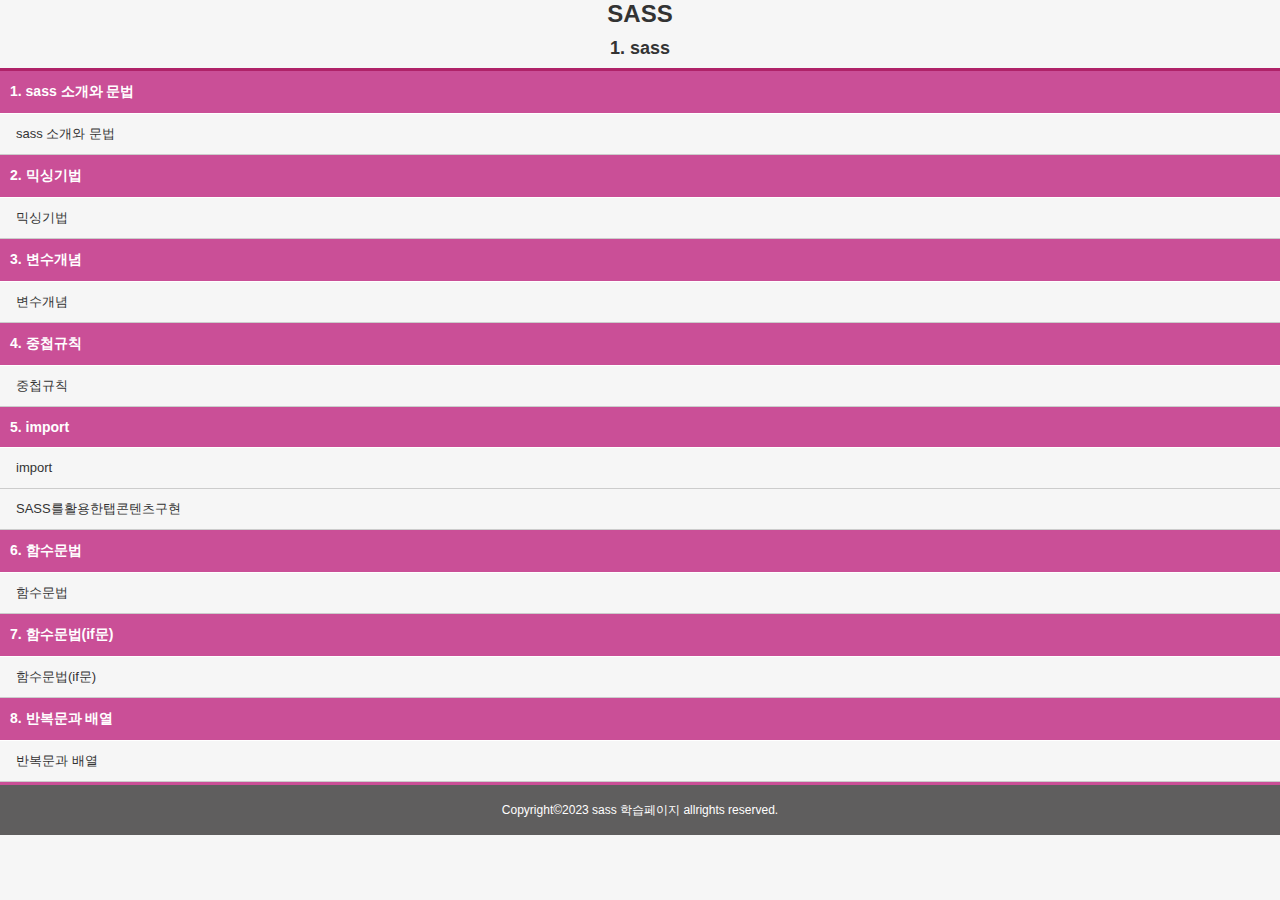
<file: index.html>
<!doctype html>
<html lang="ko">
    <head>
      <meta charset="utf-8">
      <meta name="viewport" content="width=device-width, initial-scale=1">
      <title>SASS</title>
      <style>
        *{margin:0px;padding:0px;}
        body{
          font-family: "맑은 고딕",arial,sans-serif;
          font-size:12px;
          color:#333333;
          background:rgb(246, 246, 246);
        }
        h1, h2{ text-align:center;}
        h1 img{width:160px;}
        h2{line-height:40px;}

        /* 테두리 선 */
        .border01{
          border-top:3px solid #af2268;
          border-bottom:3px solid #ca4f97;
        }
        /* 제목 배경 */
        .bgcolor01{background:#ca4f97;}
        dl{text-indent:10px;}
        dt{
          font-size:14px;
          color:#fff;
          padding:12px 0px;
          font-weight: bold;
          border-bottom:1px solid #ffffff;
        }
        dd{ 
          border-bottom:1px solid #cccccc;
          text-indent:16px;
        }
        dd > a{
          display:block;
          font-size:13px;
          line-height:40px;
          color:#333333;
          text-decoration:none;
        }
        dd > a:hover{
          background-color:rgb(245, 220, 238);
        }
        footer{
          background-color:#5f5e5e;
          color:#ffffff;
          text-align:center;
          line-height:50px;
        }
        footer > address{font-style:normal;}
      </style>
    </head>
    <body>
      <header>
      <h1>SASS</h1>
      </header>

      <main>
        <h2>1. sass</h2>
        <section class="border01">
          <dl>
            <dt class="bgcolor01">1. sass 소개와 문법</dt>
            <dd><a href="./0424_sass/01_sass소개와 문법.html" title="sass 소개와 문법">sass 소개와 문법</a></dd>
          </dl>
          <dl>
            <dt class="bgcolor01">2. 믹싱기법</dt>
            <dd><a href="./0424_sass/02_sass문법-믹싱기법.html" title="믹싱기법">믹싱기법</a></dd>
          </dl>
          <dl>
            <dt class="bgcolor01">3. 변수개념</dt>
            <dd><a href="./0425/01_sass_변수개념.html" title="변수개념">변수개념</a></dd>
          </dl>
          <dl>
            <dt class="bgcolor01">4. 중첩규칙</dt>
            <dd><a href="./0425/02_sass_중첩규칙.html" title="중첩규칙">중첩규칙</a></dd>
          </dl>
          <dl>
            <dt class="bgcolor01">5. import</dt>
            <dd><a href="./0425/03_sass_import.html" title="import">import</a></dd>
            <dd><a href="./0425/03_SASS를활용한탭콘텐츠구현.html" title="SASS를활용한탭콘텐츠구현">SASS를활용한탭콘텐츠구현</a></dd>
          </dl>
          <dl>
            <dt class="bgcolor01">6. 함수문법</dt>
            <dd><a href="./0426/01_sass_함수문법.html" title="함수문법">함수문법</a></dd>
          </dl>
          <dl>
            <dt class="bgcolor01">7. 함수문법(if문)</dt>
            <dd><a href="./0426/02_sass_함수문법(if문).html" title="함수문법(if문)">함수문법(if문)</a></dd>
          </dl>
          <dl>
            <dt class="bgcolor01">8. 반복문과 배열</dt>
            <dd><a href="./0426/03_sass_함수문법(반복문과 배열).html" title="반복문과 배열">반복문과 배열</a></dd>
          </dl>
          </section>
        </section>
      </main>

      <footer>
        <address>Copyright&copy;2023 sass 학습페이지 allrights reserved.</address>
      </footer>
    </body>
</html>
</file>
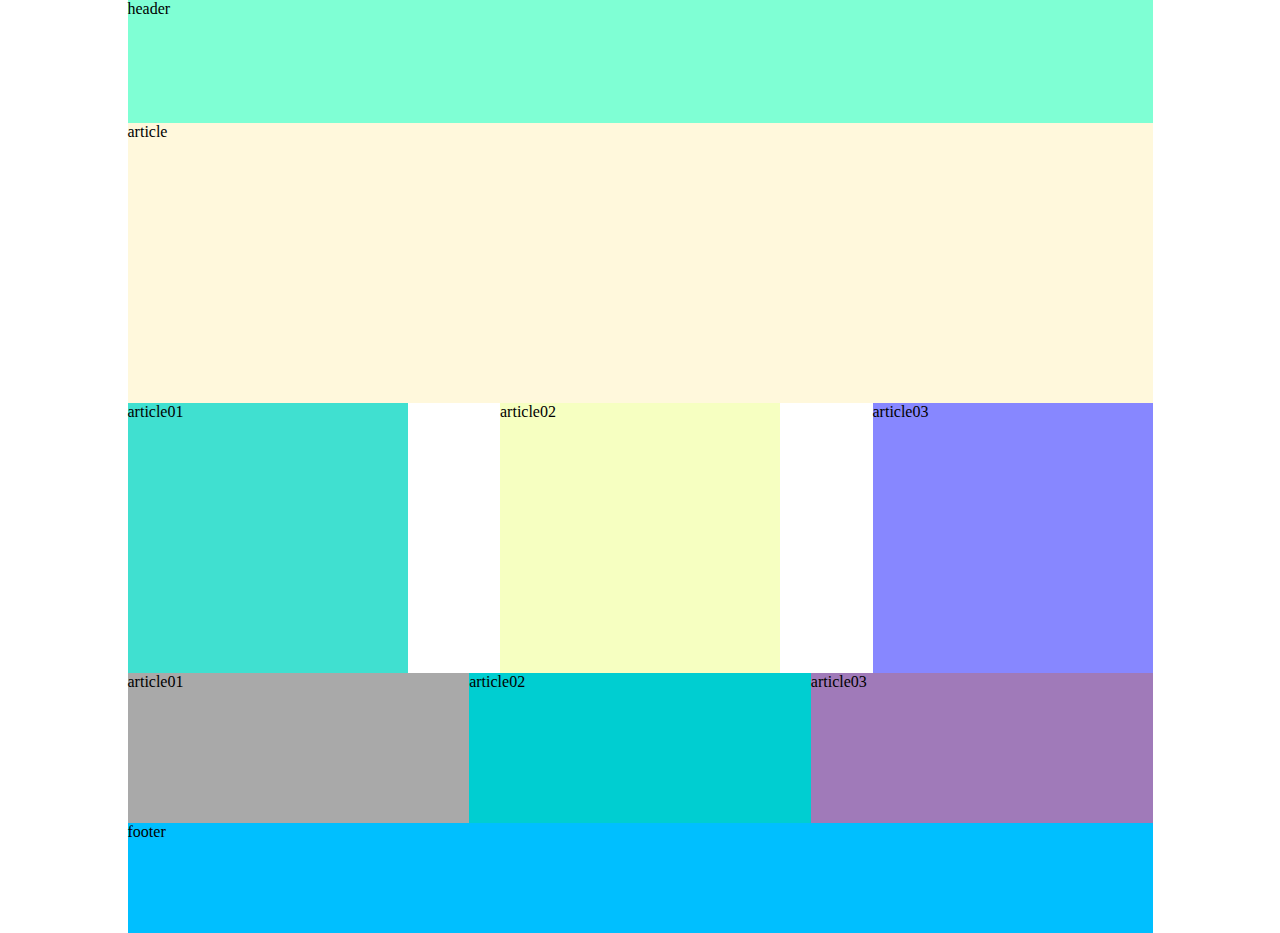
<file: 0426/index.html>
<!DOCTYPE html>
<html lang="ko">
  <head>
    <meta charset="UTF-8" />
    <meta http-equiv="X-UA-Compatible" content="IE=edge" />
    <meta name="viewport" content="width=device-width, initial-scale=1.0" />
    <title>index</title>
    <link rel="stylesheet" href="./css/index.css" />
  </head>
  <body>
    <div id="wrap">
      <header>header</header>
      <section class="sec sec01">
        <article class="cls01 cls">article</article>
      </section>
      <section class="sec sec02">
        <article class="cls01 cls">article01</article>
        <article class="cls02 cls">article02</article>
        <article class="cls03 cls">article03</article>
      </section>
      <section class="sec sec03">
        <article class="cls01 cls">article01</article>
        <article class="cls02 cls">article02</article>
        <article class="cls03 cls">article03</article>
      </section>
      <footer>footer</footer>
    </div>
  </body>
</html>
</file>
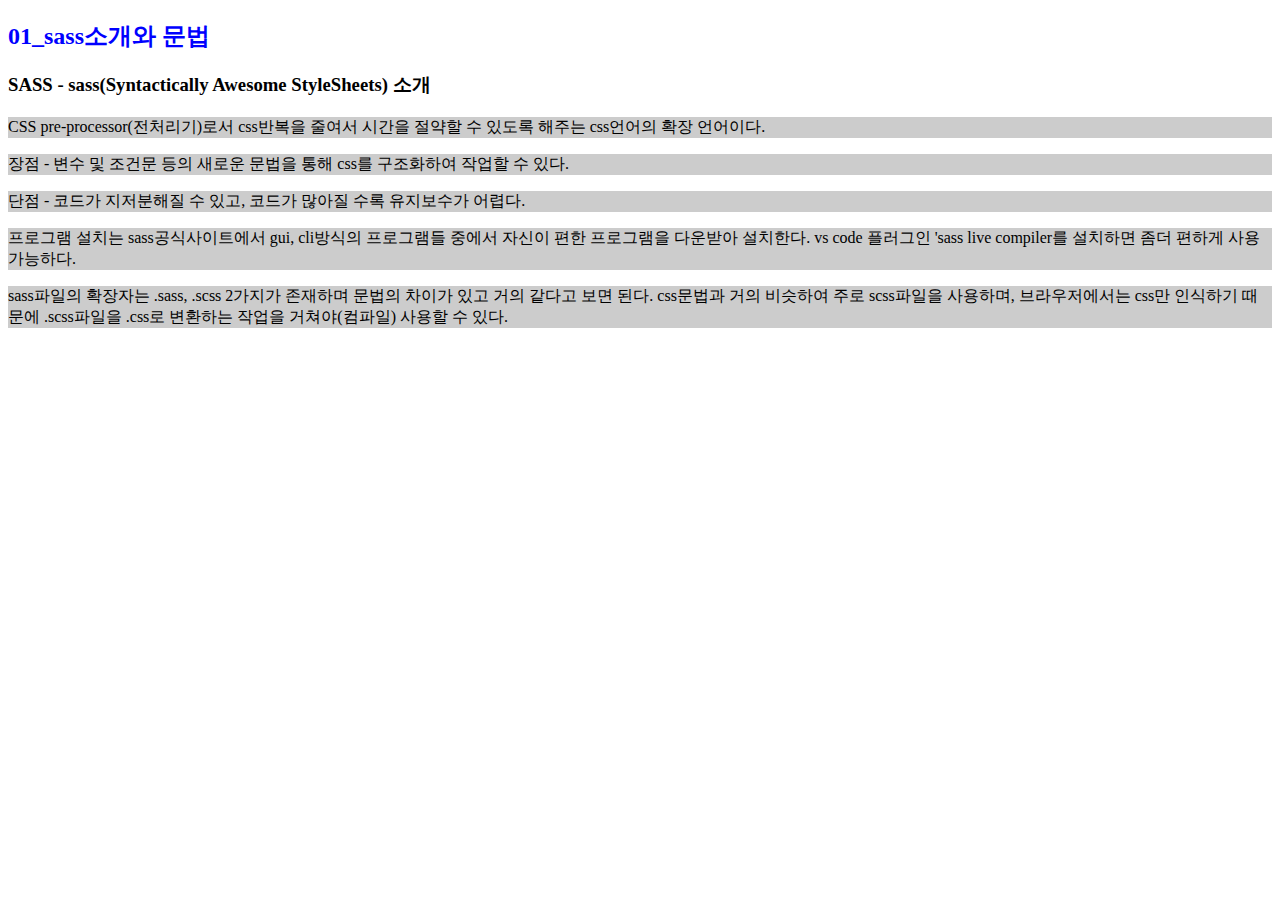
<file: 0424_sass/01_sass소개와 문법.html>
<!DOCTYPE html>
<html lang="ko">
<head>
  <meta charset="UTF-8">
  <meta http-equiv="X-UA-Compatible" content="IE=edge">
  <meta name="viewport" content="width=device-width, initial-scale=1.0">
  <title>01_sass소개와 문법</title>
  <link href="./css/style.css" type="text/css" rel="stylesheet">
</head>
<body>
  <h2>01_sass소개와 문법</h2>
  <h3>SASS - sass(Syntactically Awesome StyleSheets) 소개</h3>
  <p>CSS pre-processor(전처리기)로서 css반복을 줄여서 시간을 절약할 수 있도록 해주는 css언어의 확장 언어이다.</p>
  <p>장점 - 변수 및 조건문 등의 새로운 문법을 통해 css를 구조화하여 작업할 수 있다.</p>
  <p>단점 - 코드가 지저분해질 수 있고, 코드가 많아질 수록 유지보수가 어렵다.</p>
  <p>프로그램 설치는 sass공식사이트에서 gui, cli방식의 프로그램들 중에서 자신이 편한 프로그램을 다운받아 설치한다. vs code 플러그인 'sass live compiler를 설치하면 좀더 편하게 사용 가능하다.</p>
  <p>sass파일의 확장자는 .sass, .scss 2가지가 존재하며 문법의 차이가 있고 거의 같다고 보면 된다. css문법과 거의 비슷하여 주로 scss파일을 사용하며, 브라우저에서는 css만 인식하기 때문에 .scss파일을 .css로 변환하는 작업을 거쳐야(컴파일) 사용할 수 있다.</p>

</body>
</html>
</file>
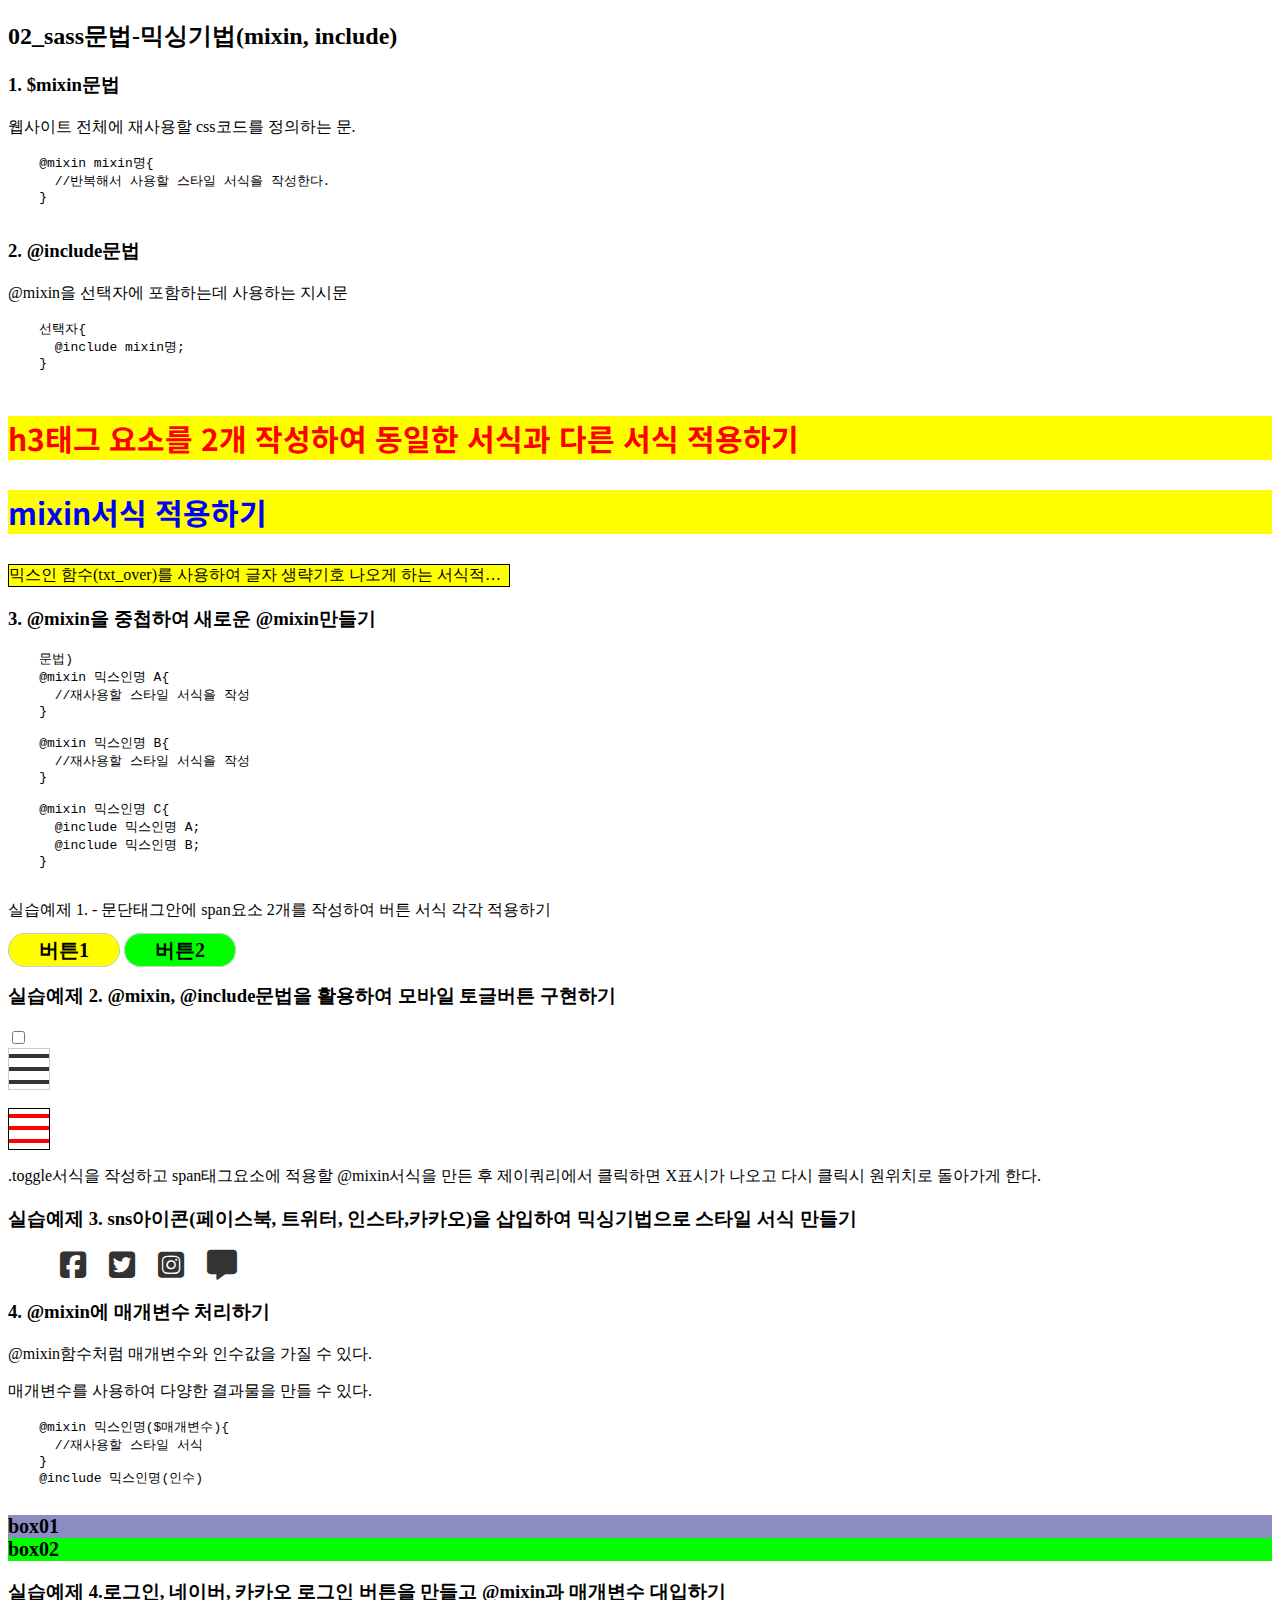
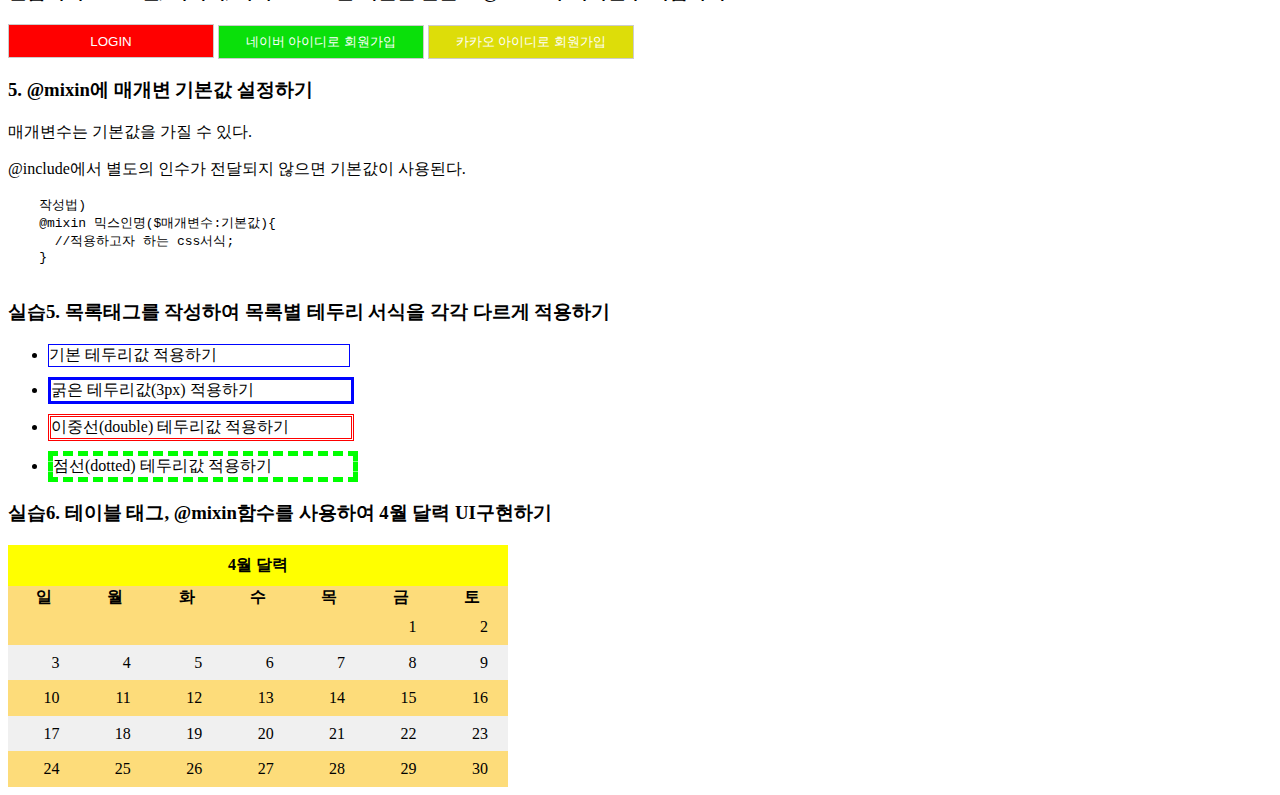
<file: 0424_sass/02_sass문법-믹싱기법.html>
<!DOCTYPE html>
<html lang="ko">
<head>
  <meta charset="UTF-8">
  <meta http-equiv="X-UA-Compatible" content="IE=edge">
  <meta name="viewport" content="width=device-width, initial-scale=1.0">
  <title>02_sass문법-믹싱기법(mixin, include)</title>
  <link href="./css/style2.css" type="text/css" rel="stylesheet">
  <script src="https://ajax.googleapis.com/ajax/libs/jquery/2.2.4/jquery.min.js"></script>
  <link rel="stylesheet" href="https://cdnjs.cloudflare.com/ajax/libs/font-awesome/6.1.1/css/all.min.css">

  <script>
    $(document).ready(function(){

      //클릭하면
      $('.toggle').click(function(){
        $(this).find('span').eq(0).toggleClass('t_act01');
        $(this).find('span').eq(1).toggleClass('t_act02');
        $(this).find('span').eq(2).toggleClass('t_act03');
      });

    });
  </script>
</head>
<body>
  <h2>02_sass문법-믹싱기법(mixin, include)</h2>
  <h3>1. $mixin문법</h3>
  <p>웹사이트 전체에 재사용할 css코드를 정의하는 문.</p>
  <pre>
    @mixin mixin명{
      //반복해서 사용할 스타일 서식을 작성한다.
    }
  </pre>

  <h3>2. @include문법</h3>
  <p>@mixin을 선택자에 포함하는데 사용하는 지시문</p>
  <pre>
    선택자{
      @include mixin명;
    }
  </pre>

  <h3 class="title01">h3태그 요소를 2개 작성하여 동일한 서식과 다른 서식 적용하기</h3>
  <h3 class="title02">mixin서식 적용하기</h3>

  <p class="p01">믹스인 함수(txt_over)를 사용하여 글자 생략기호 나오게 하는 서식적용하기</p>

  <h3>3. @mixin을 중첩하여 새로운 @mixin만들기</h3>
  <pre>
    문법)
    @mixin 믹스인명 A{
      //재사용할 스타일 서식을 작성
    }
    
    @mixin 믹스인명 B{
      //재사용할 스타일 서식을 작성
    }
    
    @mixin 믹스인명 C{
      @include 믹스인명 A;
      @include 믹스인명 B;
    }
  </pre>

  <p>실습예제 1. - 문단태그안에 span요소 2개를 작성하여 버튼 서식 각각 적용하기</p>
  <p>
    <span class="btn01">버튼1</span>
    <span class="btn02">버튼2</span>
  </p>

  <h3>실습예제 2. @mixin, @include문법을 활용하여 모바일 토글버튼 구현하기</h3>
  <input type="checkbox" id="toggle">
  <label for="toggle" class="toggle_btn">
		<span class="bar bar1">&nbsp;</span>
		<span class="bar bar2">&nbsp;</span>
		<span class="bar bar3">&nbsp;</span>
	</label>
<br>
  <div class="toggle">
    <span class="bar t2"></span>
    <span class="bar t2"></span>
    <span class="bar t2"></span>
  </div>

  <p>.toggle서식을 작성하고 span태그요소에 적용할 @mixin서식을 만든 후 제이쿼리에서 클릭하면 X표시가 나오고 다시 클릭시 원위치로 돌아가게 한다.</p>

  <h3>실습예제 3. sns아이콘(페이스북, 트위터, 인스타,카카오)을 삽입하여 믹싱기법으로 스타일 서식 만들기</h3>

  <ul class="sns">
    <li><i class="fab fa-facebook-square"></i></li>
    <li><i class="fab fa-twitter-square"></i></li>
    <li><i class="fab fa-instagram-square"></i></li>
    <li><i class="fas fa-message"></i></li>
  </ul>

  <h3>4. @mixin에 매개변수 처리하기</h3>
  <p>@mixin함수처럼 매개변수와 인수값을 가질 수 있다.</p>
  <p>매개변수를 사용하여 다양한 결과물을 만들 수 있다.</p>

  <pre>
    @mixin 믹스인명($매개변수){
      //재사용할 스타일 서식
    }
    @include 믹스인명(인수)
	</pre>

  <div id="box01">box01</div>
  <div id="box02">box02</div>



  <h3>실습예제 4.로그인, 네이버, 카카오 로그인 버튼을 만들고 @mixin과 매개변수 대입하기</h3>
  <input type="buttion" value="LOGIN" class='btn btn03'>
  <input type="buttion" value="네이버 아이디로 회원가입" class='btn btn04'>
  <input type="buttion" value="카카오 아이디로 회원가입" class='btn btn05'>
  
  <h3>5. @mixin에 매개변 기본값 설정하기</h3>
  <p>매개변수는 기본값을 가질 수 있다.</p>
  <p>@include에서 별도의 인수가 전달되지 않으면 기본값이 사용된다.</p>
  <pre>
    작성법)
    @mixin 믹스인명($매개변수:기본값){
      //적용하고자 하는 css서식;
    }
  </pre>
  
  <h3>실습5. 목록태그를 작성하여 목록별 테두리 서식을 각각 다르게 적용하기</h3>
  <ul class="list01">
    <li>기본 테두리값 적용하기</li>
    <li>굵은 테두리값(3px) 적용하기</li>
    <li>이중선(double) 테두리값 적용하기</li>
    <li>점선(dotted) 테두리값 적용하기</li>
  </ul>
  
  <h3>실습6. 테이블 태그, @mixin함수를 사용하여 4월 달력 UI구현하기</h3>

  <!-- 테이블태그 -->
  <table class="border">
    <caption>4월 달력</caption>
    <thead>
      <tr>
        <th>일</th>
        <th>월</th>
        <th>화</th>
        <th>수</th>
        <th>목</th>
        <th>금</th>
        <th>토</th>
      </tr>
  </thead>

  <tbody>
    <tr>
      <td>&nbsp;</td>
      <td>&nbsp;</td>
      <td>&nbsp;</td>
      <td>&nbsp;</td>
      <td>&nbsp;</td>
      <td>1</td>
      <td>2</td>
    </tr>
    <tr>
      <td>3</td>
      <td>4</td>
      <td>5</td>
      <td>6</td>
      <td>7</td>
      <td>8</td>
      <td>9</td>
    </tr>
    <tr>
      <td>10</td>
      <td>11</td>
      <td>12</td>
      <td>13</td>
      <td>14</td>
      <td>15</td>
      <td>16</td>
    </tr>
    <tr>
      <td>17</td>
      <td>18</td>
      <td>19</td>
      <td>20</td>
      <td>21</td>
      <td>22</td>
      <td>23</td>
    </tr>
    <tr>
      <td>24</td>
      <td>25</td>
      <td>26</td>
      <td>27</td>
      <td>28</td>
      <td>29</td>
      <td>30</td>
    </tr>
  </tbody>
  </table>
</body>
</html>
</file>
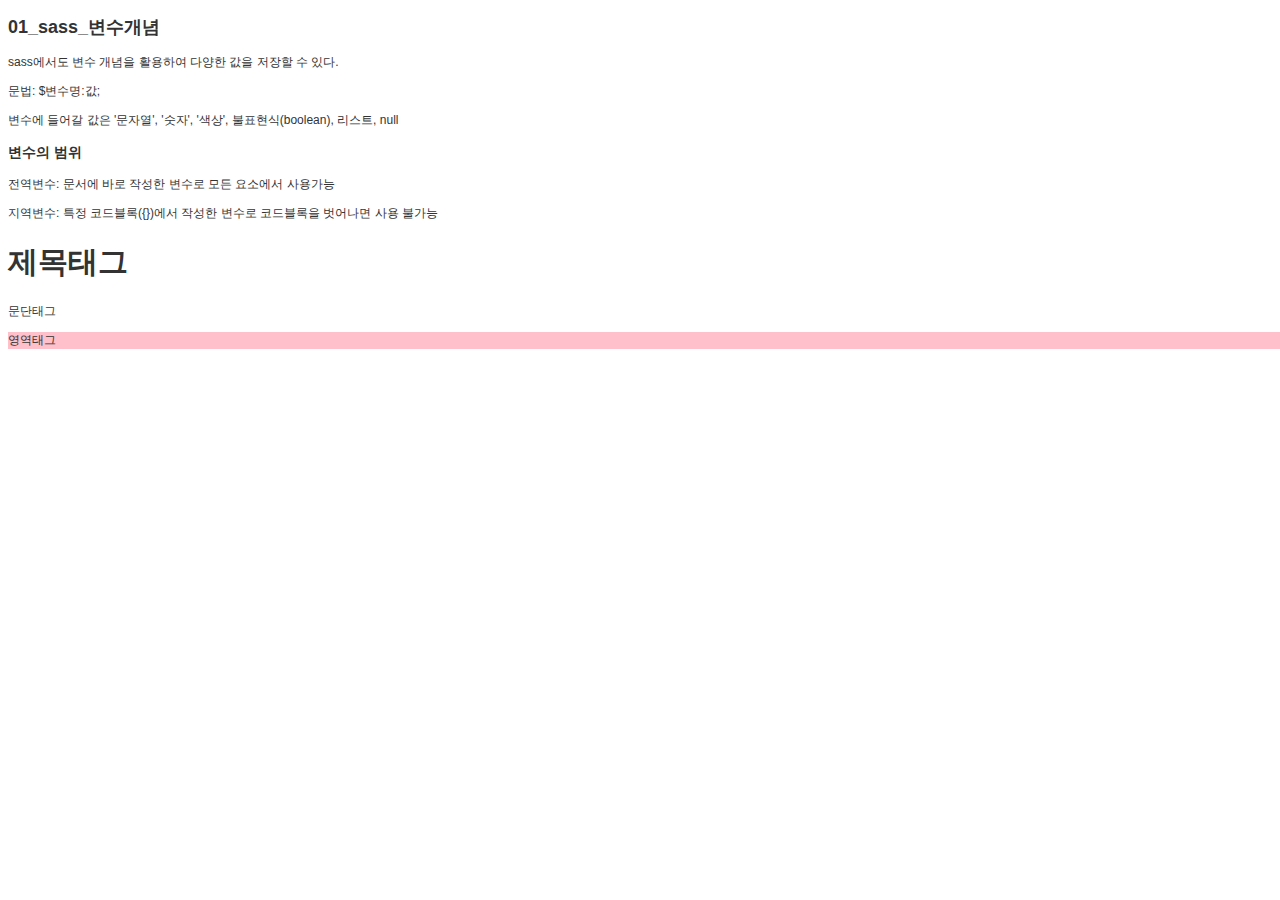
<file: 0425/01_sass_변수개념.html>
<!DOCTYPE html>
<html lang="ko">
  <head>
    <meta charset="UTF-8" />
    <meta http-equiv="X-UA-Compatible" content="IE=edge" />
    <meta name="viewport" content="width=device-width, initial-scale=1.0" />
    <title>01_sass_변수개념</title>
    <link rel="stylesheet" href="./css/style.css" type="text/css" />
  </head>
  <body>
    <h2>01_sass_변수개념</h2>
    <p>sass에서도 변수 개념을 활용하여 다양한 값을 저장할 수 있다.</p>
    <p>문법: $변수명:값;</p>
    <p>
      변수에 들어갈 값은 '문자열', '숫자', '색상', 불표현식(boolean), 리스트,
      null
    </p>
    <h3>변수의 범위</h3>
    <p>전역변수: 문서에 바로 작성한 변수로 모든 요소에서 사용가능</p>
    <p>
      지역변수: 특정 코드블록({})에서 작성한 변수로 코드블록을 벗어나면 사용
      불가능
    </p>
    <h1>제목태그</h1>
    <p>문단태그</p>
    <div id="wrap">영역태그</div>
  </body>
</html>
</file>
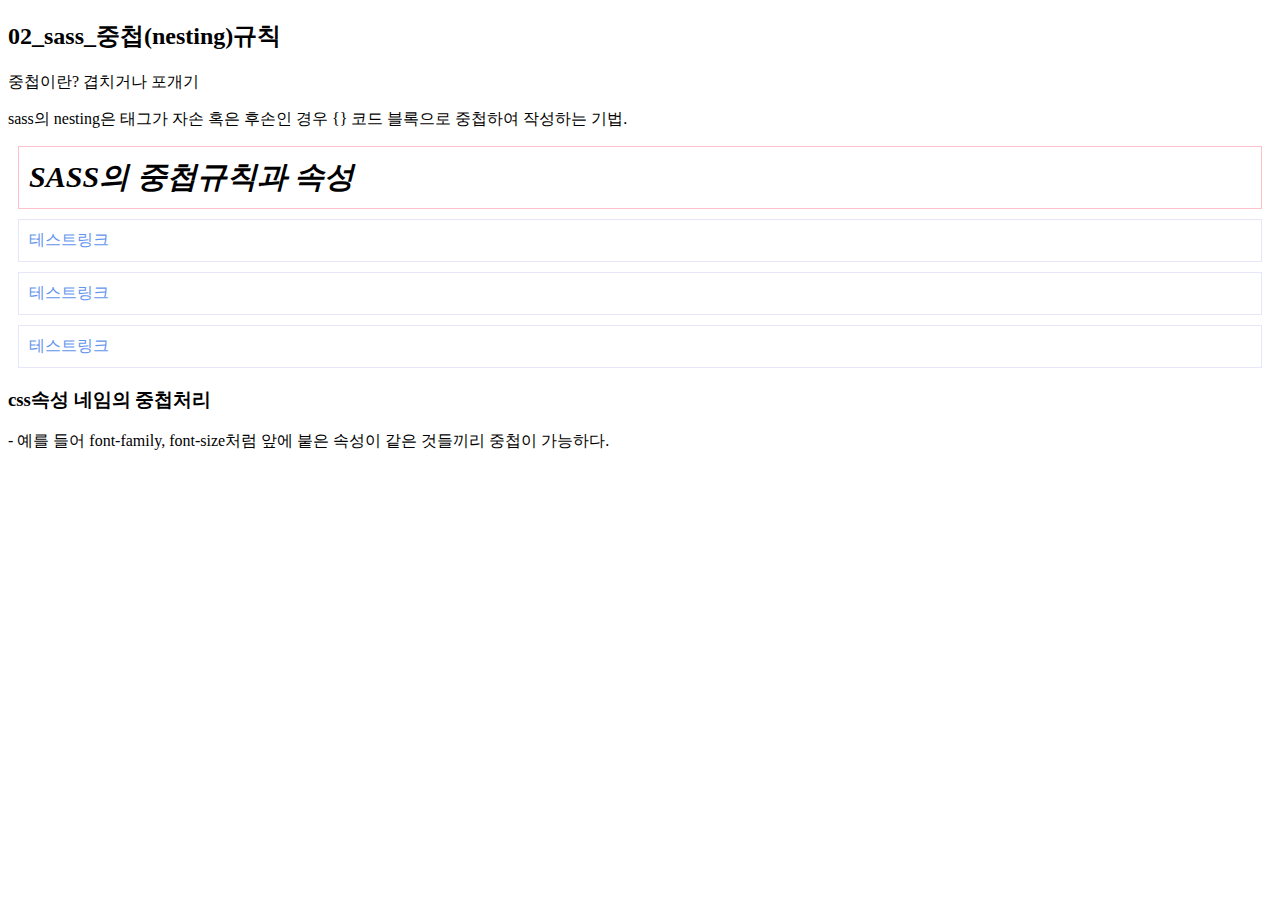
<file: 0425/02_sass_중첩규칙.html>
<!DOCTYPE html>
<html lang="ko">
  <head>
    <meta charset="UTF-8" />
    <meta http-equiv="X-UA-Compatible" content="IE=edge" />
    <meta name="viewport" content="width=device-width, initial-scale=1.0" />
    <title>02_sass_중첩규칙</title>
    <link rel="stylesheet" href="./css/style2.css" />
  </head>
  <body>
    <h2>02_sass_중첩(nesting)규칙</h2>
    <p>중첩이란? 겹치거나 포개기</p>
    <p>
      sass의 nesting은 태그가 자손 혹은 후손인 경우 {} 코드 블록으로 중첩하여
      작성하는 기법.
    </p>
    <div class="list">
      <h3>SASS의 중첩규칙과 속성</h3>
      <ul>
        <li><a href="#">테스트링크</a></li>
        <li><a href="#">테스트링크</a></li>
        <li><a href="#">테스트링크</a></li>
      </ul>
    </div>

    <h3>css속성 네임의 중첩처리</h3>
    <p>
      - 예를 들어 font-family, font-size처럼 앞에 붙은 속성이 같은 것들끼리
      중첩이 가능하다.
    </p>
    <p></p>
  </body>
</html>
</file>
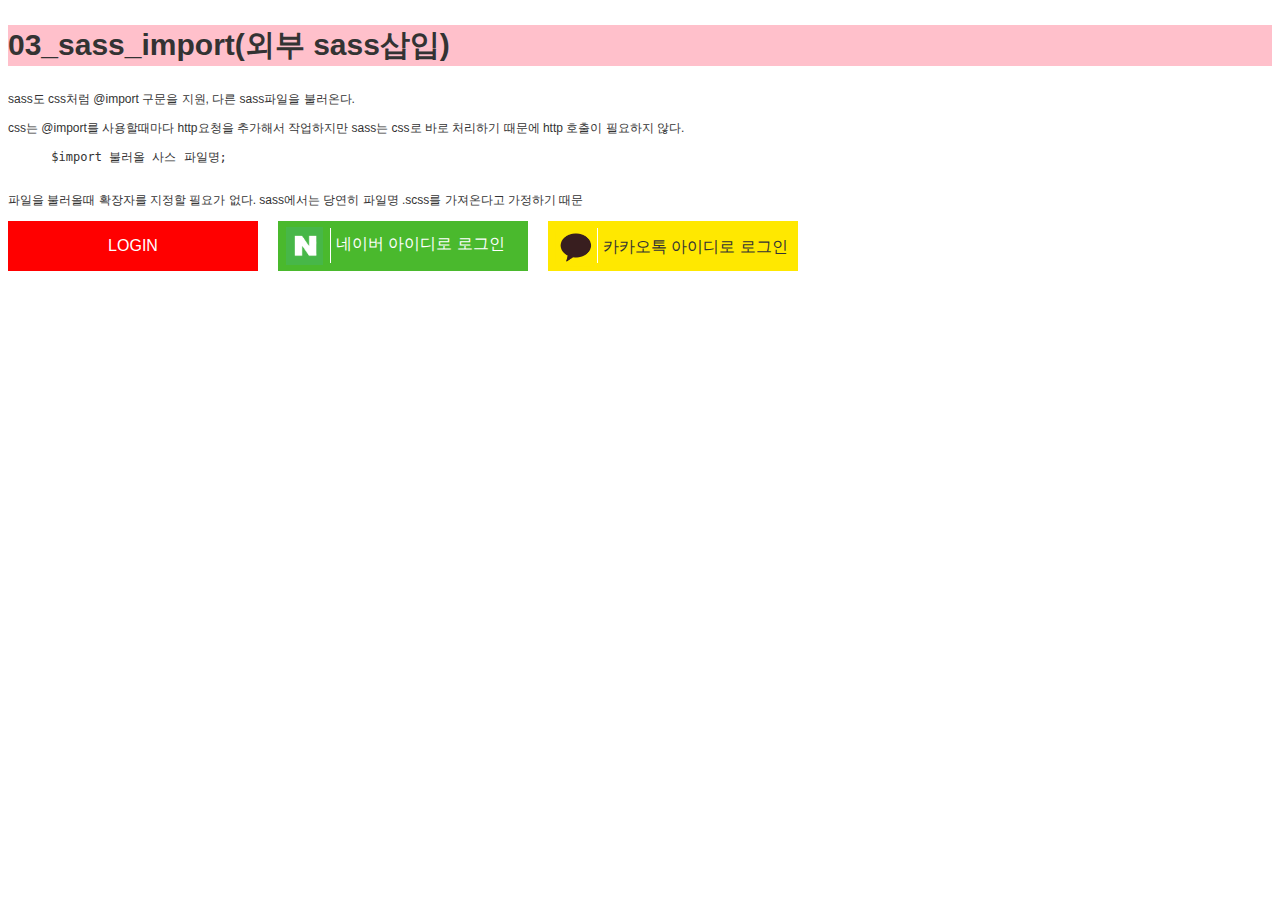
<file: 0425/03_sass_import.html>
<!DOCTYPE html>
<html lang="ko">
  <head>
    <meta charset="UTF-8" />
    <meta http-equiv="X-UA-Compatible" content="IE=edge" />
    <meta name="viewport" content="width=device-width, initial-scale=1.0" />
    <title>03_sass_import(외부 sass삽입)</title>
    <link rel="stylesheet" href="./css/import.css" />
  </head>
  <body>
    <h2>03_sass_import(외부 sass삽입)</h2>
    <p>sass도 css처럼 @import 구문을 지원, 다른 sass파일을 불러온다.</p>
    <p>
      css는 @import를 사용할때마다 http요청을 추가해서 작업하지만 sass는 css로
      바로 처리하기 때문에 http 호출이 필요하지 않다.
    </p>

    <pre>
      $import 불러올 사스 파일명;
    </pre>

    <p>
      파일을 불러올때 확장자를 지정할 필요가 없다. sass에서는 당연히 파일명
      .scss를 가져온다고 가정하기 때문
    </p>

    <div id="login">
      <button class="l_btn btn1">LOGIN</button>
      <button class="l_btn btn2">
        <span>네이버 아이디로 로그인</span>
      </button>
      <button class="l_btn btn3">
        <span>카카오톡 아이디로 로그인</span>
      </button>
    </div>
  </body>
</html>
</file>
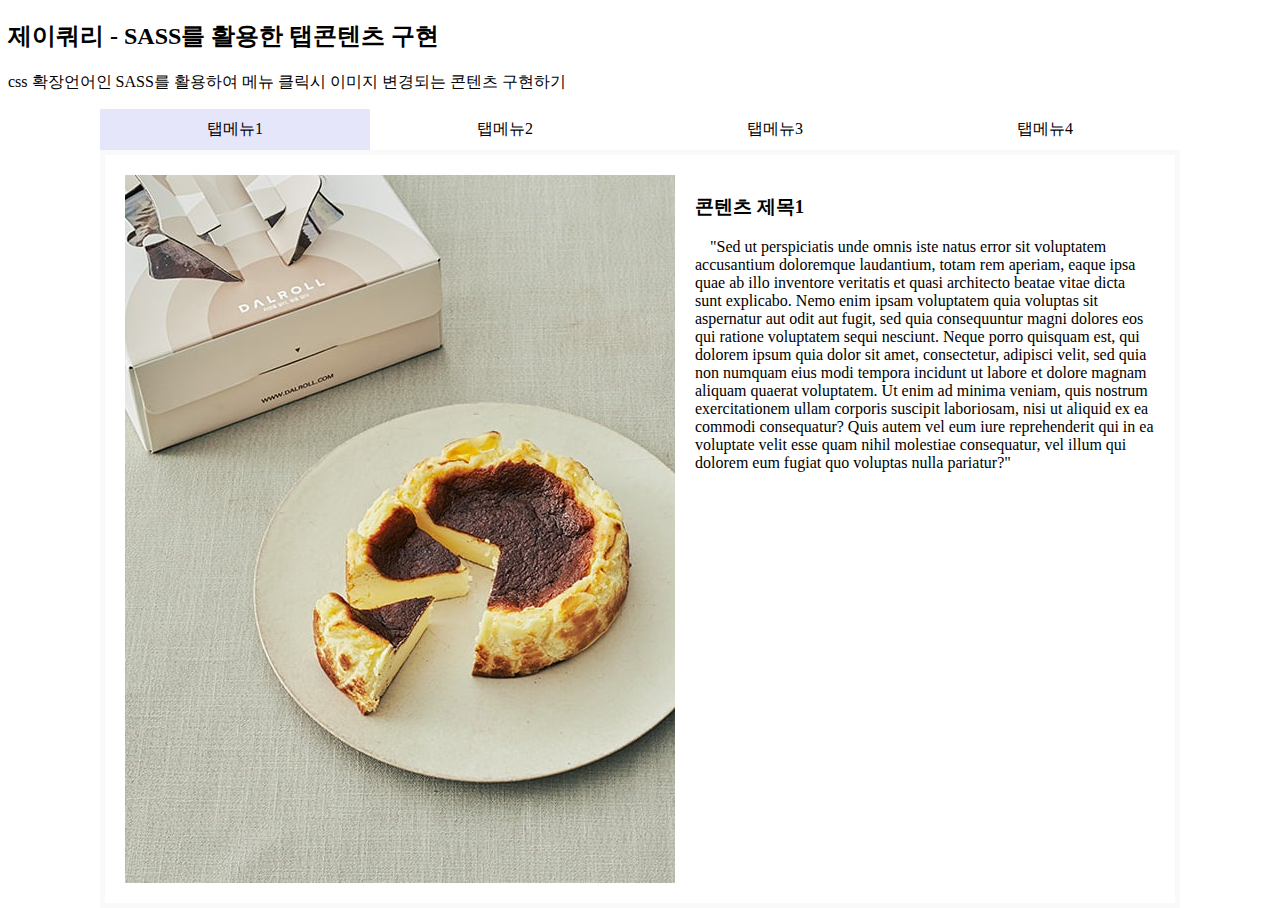
<file: 0425/03_SASS를활용한탭콘텐츠구현.html>
<!DOCTYPE html>
<html lang="ko">
  <head>
    <meta charset="UTF-8" />
    <meta http-equiv="X-UA-Compatible" content="IE=edge" />
    <meta name="viewport" content="width=device-width, initial-scale=1.0" />
    <title>Document</title>
    <link rel="stylesheet" href="./css/t_mnu.css" type="text/css" />
    <script
      src="https://code.jquery.com/jquery-3.6.4.js"
      integrity="sha256-a9jBBRygX1Bh5lt8GZjXDzyOB+bWve9EiO7tROUtj/E="
      crossorigin="anonymous"
    ></script>
    <script>
      $(function () {});
    </script>
  </head>
  <body>
    <h2>제이쿼리 - SASS를 활용한 탭콘텐츠 구현</h2>
    <p>
      css 확장언어인 SASS를 활용하여 메뉴 클릭시 이미지 변경되는 콘텐츠 구현하기
    </p>
    <div>
      <ul class="tabmenu">
        <li>
          <input type="radio" name="t_mnu" id="t_mnu1" checked />
          <label for="t_mnu1">탭메뉴1</label>
          <div class="img">
            <img src="./images/food1.jpg" alt="" />
            <h3>콘텐츠 제목1</h3>
            <p>
              "Sed ut perspiciatis unde omnis iste natus error sit voluptatem
              accusantium doloremque laudantium, totam rem aperiam, eaque ipsa
              quae ab illo inventore veritatis et quasi architecto beatae vitae
              dicta sunt explicabo. Nemo enim ipsam voluptatem quia voluptas sit
              aspernatur aut odit aut fugit, sed quia consequuntur magni dolores
              eos qui ratione voluptatem sequi nesciunt. Neque porro quisquam
              est, qui dolorem ipsum quia dolor sit amet, consectetur, adipisci
              velit, sed quia non numquam eius modi tempora incidunt ut labore
              et dolore magnam aliquam quaerat voluptatem. Ut enim ad minima
              veniam, quis nostrum exercitationem ullam corporis suscipit
              laboriosam, nisi ut aliquid ex ea commodi consequatur? Quis autem
              vel eum iure reprehenderit qui in ea voluptate velit esse quam
              nihil molestiae consequatur, vel illum qui dolorem eum fugiat quo
              voluptas nulla pariatur?"
            </p>
          </div>
        </li>
        <li>
          <input type="radio" name="t_mnu" id="t_mnu2" />
          <label for="t_mnu2">탭메뉴2</label>
          <div class="img">
            <img src="./images/food2.jpg" alt="" />
            <h3>콘텐츠 제목2</h3>
            <p>
              "But I must explain to you how all this mistaken idea of
              denouncing pleasure and praising pain was born and I will give you
              a complete account of the system, and expound the actual teachings
              of the great explorer of the truth, the master-builder of human
              happiness. No one rejects, dislikes, or avoids pleasure itself,
              because it is pleasure, but because those who do not know how to
              pursue pleasure rationally encounter consequences that are
              extremely painful. Nor again is there anyone who loves or pursues
              or desires to obtain pain of itself, because it is pain, but
              because occasionally circumstances occur in which toil and pain
              can procure him some great pleasure. To take a trivial example,
              which of us ever undertakes laborious physical exercise, except to
              obtain some advantage from it? But who has any right to find fault
              with a man who chooses to enjoy a pleasure that has no annoying
              consequences, or one who avoids a pain that produces no resultant
              pleasure?"
            </p>
          </div>
        </li>
        <li>
          <input type="radio" name="t_mnu" id="t_mnu3" />
          <label for="t_mnu3">탭메뉴3</label>
          <div class="img">
            <img src="./images/food3.jpg" alt="" />
            <h3>콘텐츠 제목3</h3>
            <p>
              "At vero eos et accusamus et iusto odio dignissimos ducimus qui
              blanditiis praesentium voluptatum deleniti atque corrupti quos
              dolores et quas molestias excepturi sint occaecati cupiditate non
              provident, similique sunt in culpa qui officia deserunt mollitia
              animi, id est laborum et dolorum fuga. Et harum quidem rerum
              facilis est et expedita distinctio. Nam libero tempore, cum soluta
              nobis est eligendi optio cumque nihil impedit quo minus id quod
              maxime placeat facere possimus, omnis voluptas assumenda est,
              omnis dolor repellendus. Temporibus autem quibusdam et aut
              officiis debitis aut rerum necessitatibus saepe eveniet ut et
              voluptates repudiandae sint et molestiae non recusandae. Itaque
              earum rerum hic tenetur a sapiente delectus, ut aut reiciendis
              voluptatibus maiores alias consequatur aut perferendis doloribus
              asperiores repellat."
            </p>
          </div>
        </li>
        <li>
          <input type="radio" name="t_mnu" id="t_mnu4" />
          <label for="t_mnu4">탭메뉴4</label>
          <div class="img">
            <img src="./images/food4.jpg" alt="" />
            <h3>콘텐츠 제목4</h3>
            <p>
              "On the other hand, we denounce with righteous indignation and
              dislike men who are so beguiled and demoralized by the charms of
              pleasure of the moment, so blinded by desire, that they cannot
              foresee the pain and trouble that are bound to ensue; and equal
              blame belongs to those who fail in their duty through weakness of
              will, which is the same as saying through shrinking from toil and
              pain. These cases are perfectly simple and easy to distinguish. In
              a free hour, when our power of choice is untrammelled and when
              nothing prevents our being able to do what we like best, every
              pleasure is to be welcomed and every pain avoided. But in certain
              circumstances and owing to the claims of duty or the obligations
              of business it will frequently occur that pleasures have to be
              repudiated and annoyances accepted. The wise man therefore always
              holds in these matters to this principle of selection: he rejects
              pleasures to secure other greater pleasures, or else he endures
              pains to avoid worse pains."
            </p>
          </div>
        </li>
      </ul>
    </div>
  </body>
</html>
</file>
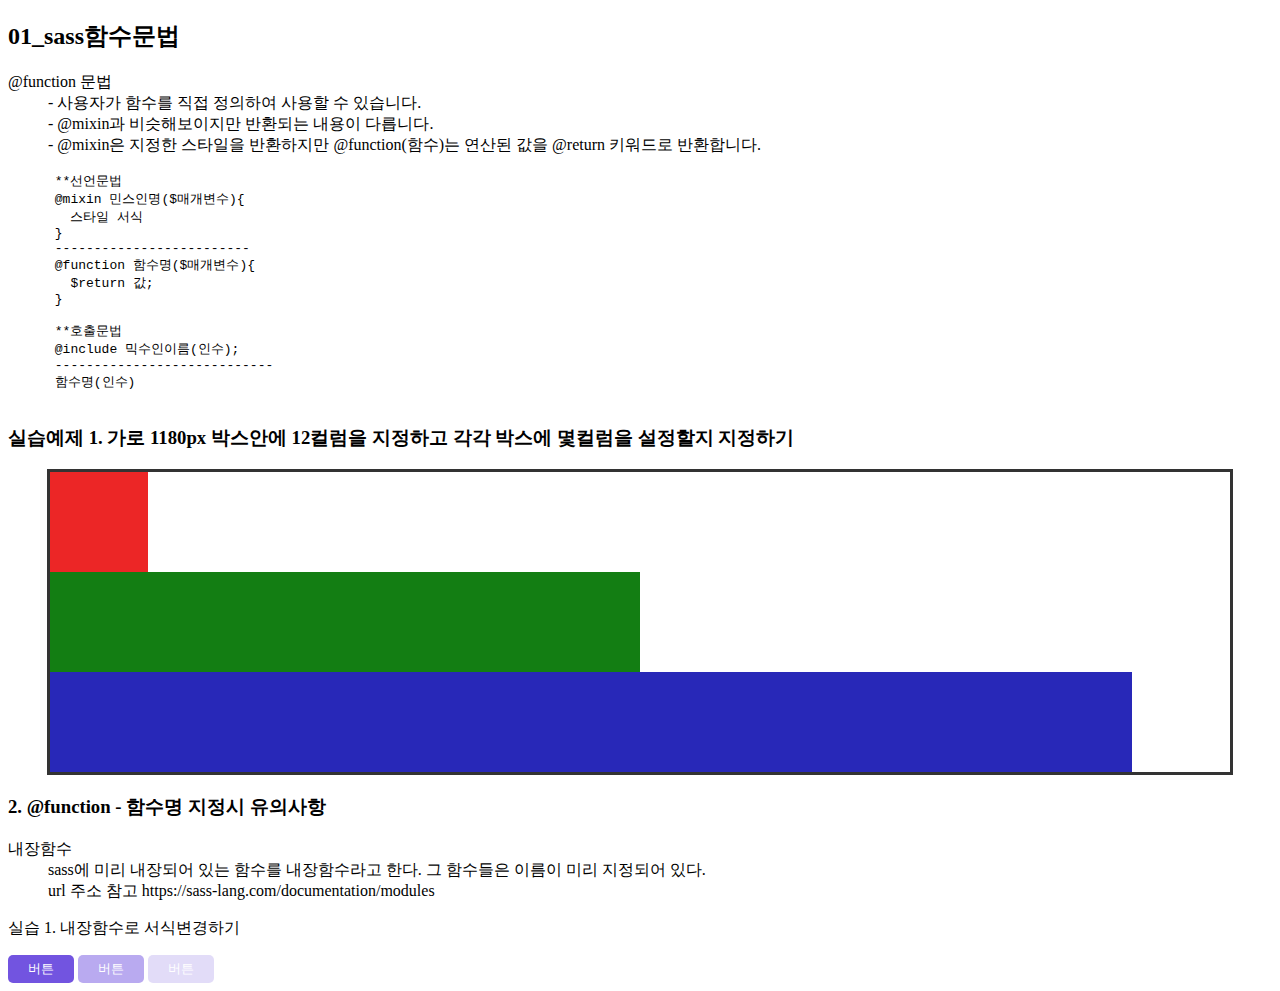
<file: 0426/01_sass_함수문법.html>
<!DOCTYPE html>
<html lang="ko">
  <head>
    <meta charset="UTF-8" />
    <meta http-equiv="X-UA-Compatible" content="IE=edge" />
    <meta name="viewport" content="width=device-width, initial-scale=1.0" />
    <title>01_sass함수문법</title>
    <link rel="stylesheet" href="./css/style.css" type="text/css" />
  </head>
  <body>
    <h2>01_sass함수문법</h2>
    <dl>
      <dt>@function 문법</dt>
      <dd>- 사용자가 함수를 직접 정의하여 사용할 수 있습니다.</dd>
      <dd>- @mixin과 비슷해보이지만 반환되는 내용이 다릅니다.</dd>
      <dd>
        - @mixin은 지정한 스타일을 반환하지만 @function(함수)는 연산된 값을
        @return 키워드로 반환합니다.
      </dd>
    </dl>

    <pre>
      **선언문법
      @mixin 민스인명($매개변수){
        스타일 서식
      }
      -------------------------
      @function 함수명($매개변수){
        $return 값;
      }

      **호출문법
      @include 믹수인이름(인수);
      ----------------------------
      함수명(인수)
    </pre>

    <h3>
      실습예제 1. 가로 1180px 박스안에 12컬럼을 지정하고 각각 박스에 몇컬럼을
      설정할지 지정하기
    </h3>
    <div class="wrap">
      <div class="box01"></div>
      <div class="box02"></div>
      <div class="box03"></div>
    </div>

    <h3>2. @function - 함수명 지정시 유의사항</h3>
    <dl>
      <dt>내장함수</dt>
      <dd>
        sass에 미리 내장되어 있는 함수를 내장함수라고 한다. 그 함수들은 이름이
        미리 지정되어 있다.
      </dd>
      <dd>url 주소 참고 https://sass-lang.com/documentation/modules</dd>
    </dl>

    <p>실습 1. 내장함수로 서식변경하기</p>
    <input type="button" value="버튼" class="btn" />
    <input type="button" value="버튼" class="btn btn02" />
    <input type="button" value="버튼" class="btn btn03" />
  </body>
</html>
</file>
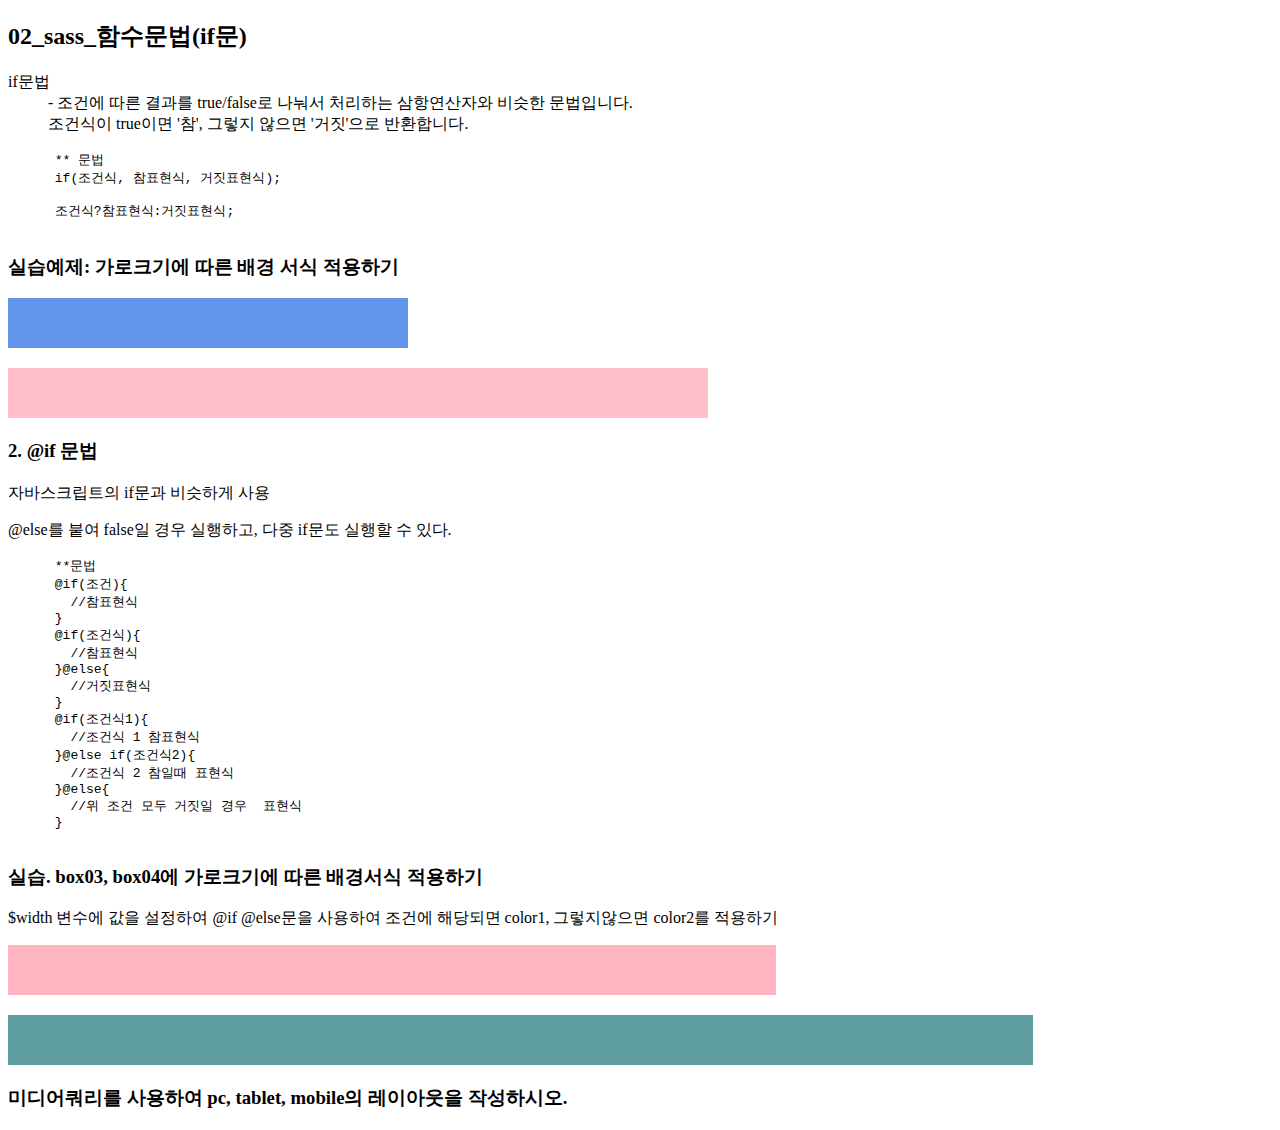
<file: 0426/02_sass_함수문법(if문).html>
<!DOCTYPE html>
<html lang="ko">
  <head>
    <meta charset="UTF-8" />
    <meta http-equiv="X-UA-Compatible" content="IE=edge" />
    <meta name="viewport" content="width=device-width, initial-scale=1.0" />
    <title>02_sass_함수문법(if문)</title>
    <link rel="stylesheet" href="./css/style2.css" />
  </head>
  <body>
    <h2>02_sass_함수문법(if문)</h2>
    <dl>
      <dt>if문법</dt>
      <dd>
        - 조건에 따른 결과를 true/false로 나눠서 처리하는 삼항연산자와 비슷한
        문법입니다.
      </dd>
      <dd>조건식이 true이면 '참', 그렇지 않으면 '거짓'으로 반환합니다.</dd>
    </dl>

    <pre>
      ** 문법
      if(조건식, 참표현식, 거짓표현식);

      조건식?참표현식:거짓표현식;
    </pre>

    <h3>실습예제: 가로크기에 따른 배경 서식 적용하기</h3>
    <div class="box01"></div>
    <div class="box02"></div>

    <h3>2. @if 문법</h3>
    <p>자바스크립트의 if문과 비슷하게 사용</p>
    <p>@else를 붙여 false일 경우 실행하고, 다중 if문도 실행할 수 있다.</p>

    <pre>
      **문법
      @if(조건){
        //참표현식
      }
      @if(조건식){
        //참표현식
      }@else{
        //거짓표현식
      }
      @if(조건식1){
        //조건식 1 참표현식
      }@else if(조건식2){
        //조건식 2 참일때 표현식
      }@else{
        //위 조건 모두 거짓일 경우  표현식
      }
    </pre>

    <h3>실습. box03, box04에 가로크기에 따른 배경서식 적용하기</h3>
    <p>
      $width 변수에 값을 설정하여 @if @else문을 사용하여 조건에 해당되면 color1,
      그렇지않으면 color2를 적용하기
    </p>
    <div class="box03"></div>
    <div class="box04"></div>

    <h3>미디어쿼리를 사용하여 pc, tablet, mobile의 레이아웃을 작성하시오.</h3>
  </body>
</html>
</file>
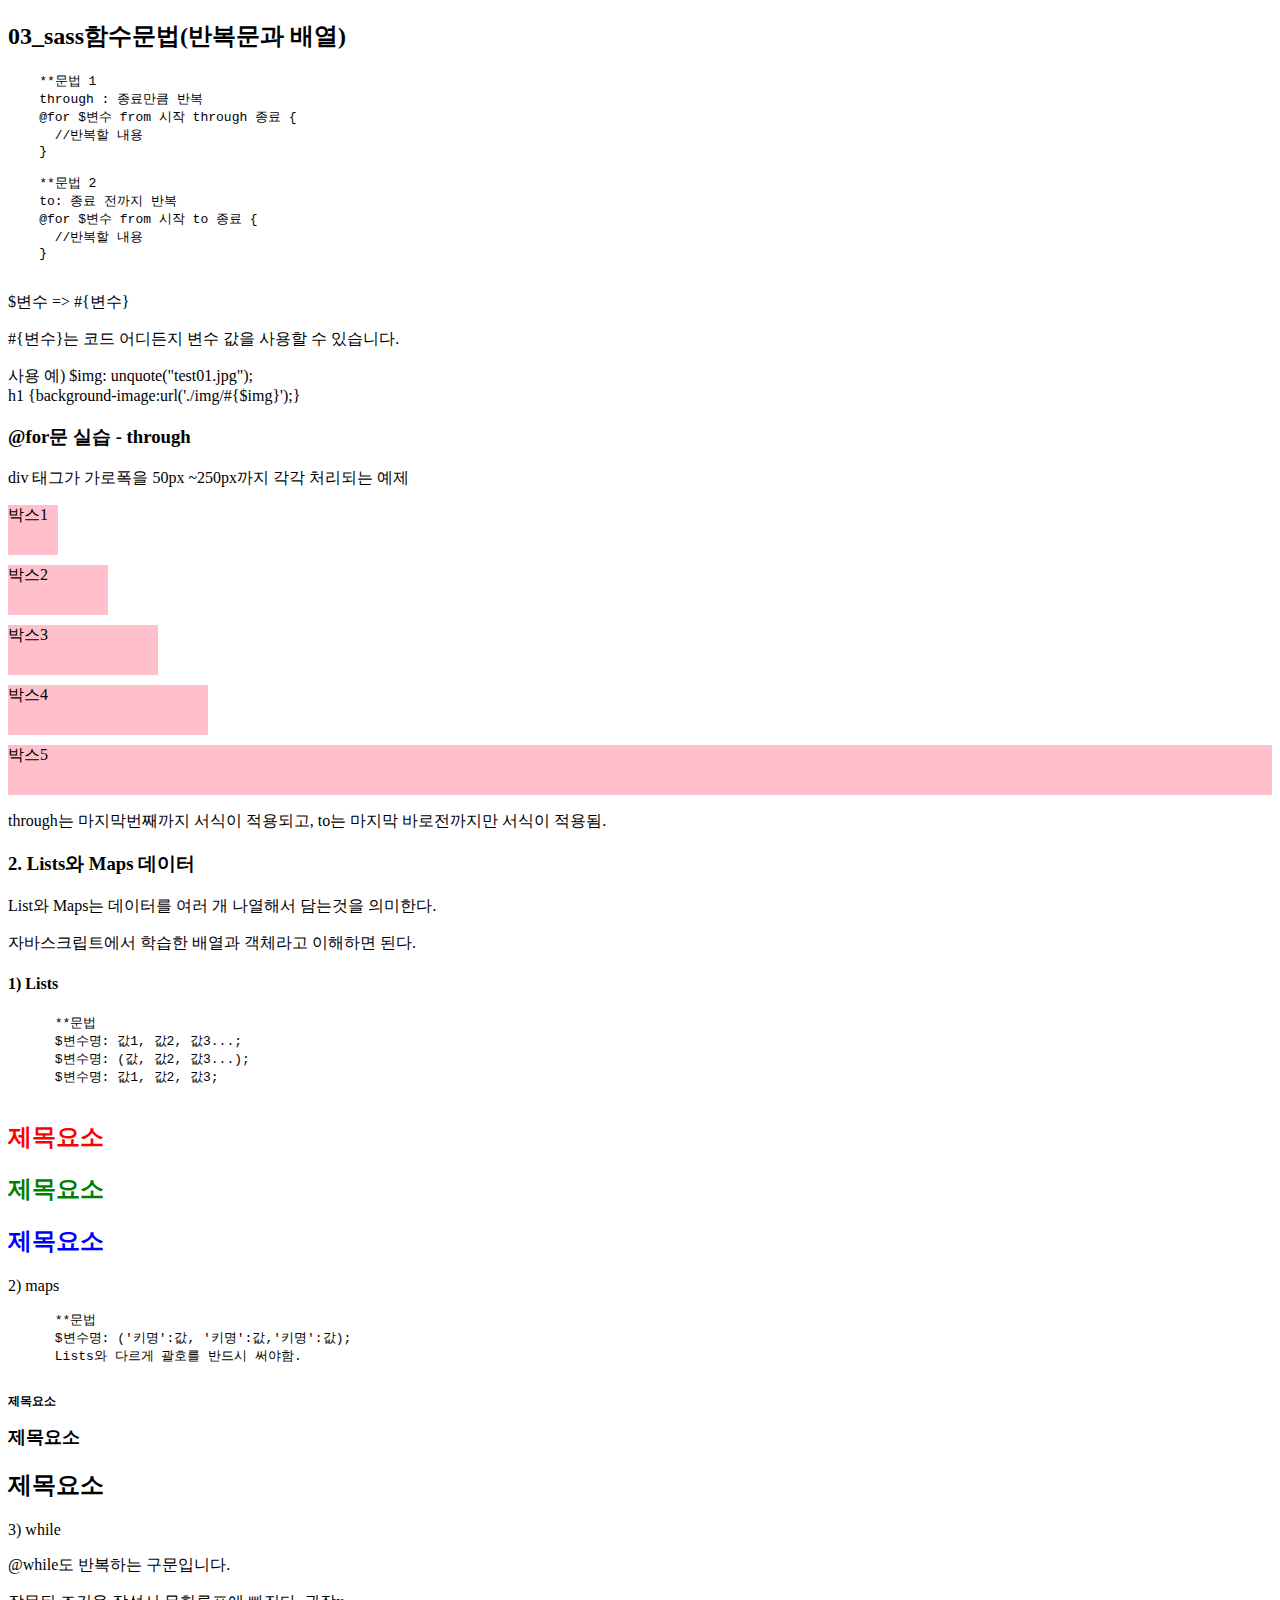
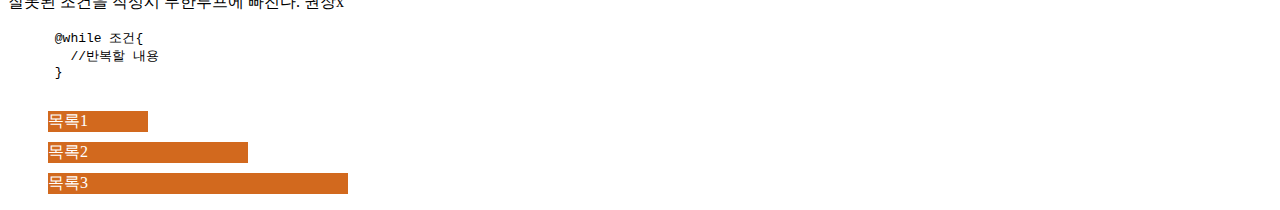
<file: 0426/03_sass_함수문법(반복문과 배열).html>
<!DOCTYPE html>
<html lang="ko">
  <head>
    <meta charset="UTF-8" />
    <meta http-equiv="X-UA-Compatible" content="IE=edge" />
    <meta name="viewport" content="width=device-width, initial-scale=1.0" />
    <title>03_sass함수문법(반복문과 배열)</title>
    <link rel="stylesheet" href="./css/style3.css" />
  </head>
  <body>
    <h2>03_sass함수문법(반복문과 배열)</h2>

    <pre>
    **문법 1
    through : 종료만큼 반복
    @for $변수 from 시작 through 종료 {
      //반복할 내용
    }

    **문법 2
    to: 종료 전까지 반복
    @for $변수 from 시작 to 종료 {
      //반복할 내용
    }
  </pre
    >
    <p>$변수 => #{변수}</p>
    <p>#{변수}는 코드 어디든지 변수 값을 사용할 수 있습니다.</p>
    <p>
      사용 예) $img: unquote("test01.jpg");
      <br />
      h1 {background-image:url('./img/#{$img}');}
    </p>
    <h3>@for문 실습 - through</h3>
    <p>div 태그가 가로폭을 50px ~250px까지 각각 처리되는 예제</p>
    <div>박스1</div>
    <div>박스2</div>
    <div>박스3</div>
    <div>박스4</div>
    <div>박스5</div>

    <p>
      through는 마지막번째까지 서식이 적용되고, to는 마지막 바로전까지만 서식이
      적용됨.
    </p>

    <h3>2. Lists와 Maps 데이터</h3>
    <p>List와 Maps는 데이터를 여러 개 나열해서 담는것을 의미한다.</p>
    <p>자바스크립트에서 학습한 배열과 객체라고 이해하면 된다.</p>

    <h4>1) Lists</h4>
    <pre>
      **문법
      $변수명: 값1, 값2, 값3...;
      $변수명: (값, 값2, 값3...);
      $변수명: 값1, 값2, 값3;
    </pre>

    <article>
      <h2>제목요소</h2>
      <h2>제목요소</h2>
      <h2>제목요소</h2>
    </article>
    <p>2) maps</p>
    <pre>
      **문법
      $변수명: ('키명':값, '키명':값,'키명':값);
      Lists와 다르게 괄호를 반드시 써야함.
    </pre>
    <section>
      <h2>제목요소</h2>
      <h2>제목요소</h2>
      <h2>제목요소</h2>
    </section>

    <p>3) while</p>
    <p>@while도 반복하는 구문입니다.</p>
    <p>잘못된 조건을 작성시 무한루프에 빠진다. 권장x</p>

    <pre>
      @while 조건{
        //반복할 내용
      }
    </pre>

    <ul class="list01">
      <li>목록1</li>
      <li>목록2</li>
      <li>목록3</li>
    </ul>
  </body>
</html>
</file>
<file: 0426/css/index.css>
body {
  margin: 0px;
  padding: 0px;
}
#wrap {
  max-width: 1025px;
  width: 100%;
  position: relative;
  margin: 0 auto;
}

header {
  background-color: aquamarine;
  height: 123px;
  width: 100%;
}

.sec {
  width: 100%;
  position: relative;
}

.sec01 {
  height: 280px;
  background-color: cornsilk;
}

.sec02 {
  height: 270px;
  display: flex;
  justify-content: space-between;
}
.sec02 .cls {
  height: 100%;
  width: 280px;
}
.sec02 .cls01 {
  background-color: turquoise;
}
.sec02 .cls02 {
  background-color: rgb(246, 255, 193);
}
.sec02 .cls03 {
  background-color: rgb(135, 135, 255);
}

.sec03 {
  height: 150px;
  display: flex;
  justify-content: space-between;
}
.sec03 .cls {
  height: 100%;
  width: 33.33333%;
}
.sec03 .cls01 {
  background-color: darkgray;
}
.sec03 .cls02 {
  background-color: darkturquoise;
}
.sec03 .cls03 {
  background-color: rgb(160, 122, 185);
}

footer {
  width: 100%;
  height: 6.875rem;
  background-color: deepskyblue;
}

@media screen and (min-width: 768px) and (max-width: 999px) {
  .sec02 {
    height: 540px;
    display: flex;
    flex-wrap: wrap;
  }
  .sec02 .cls {
    height: 270px;
  }
  .sec02 .cls01,
  .sec02 .cls02 {
    width: 50%;
  }
  .sec02 .cls03 {
    width: 100%;
  }
  .sec03 {
    height: 300px;
    display: flex;
    flex-wrap: wrap;
  }
  .sec03 .cls {
    height: 150px;
  }
  .sec03 .cls01,
  .sec03 .cls02 {
    width: 50%;
  }
  .sec03 .cls03 {
    width: 100%;
  }
}
@media screen and (max-width: 767px) {
  header {
    height: 80px;
  }
  .sec02 {
    height: 810px;
    display: block;
  }
  .sec02 .cls {
    width: 100%;
    height: 270px;
  }
  .sec03 {
    height: 450px;
    display: block;
  }
  .sec03 .cls {
    width: 100%;
    height: 150px;
  }
} /*# sourceMappingURL=index.css.map */
</file>
<file: 0424_sass/css/style.css>
h2 {
  color: #0000ff;
}

p {
  background: #ccc;
}/*# sourceMappingURL=style.css.map */
</file>
<file: 0424_sass/css/style2.css>
@charset "UTF-8";
@import url("https://fonts.googleapis.com/css2?family=Noto+Sans+KR:wght@500&display=swap");
.title01 {
  font-family: "Noto Sans KR", "맑은 고딕", arial, sans-serif;
  font-size: 30px;
  background: #ffff00;
  color: #ff0000;
}

.title02 {
  font-family: "Noto Sans KR", "맑은 고딕", arial, sans-serif;
  font-size: 30px;
  background: #ffff00;
  color: #0000ff;
}

.p01 {
  text-overflow: ellipsis;
  white-space: nowrap;
  overflow: hidden;
  width: 500px;
  border: 1px solid #000;
  background: #ffff00;
}

.btn01 {
  font-family: "궁서체";
  font-weight: bold;
  font-size: 20px;
  border: 1px solid #ccc;
  padding: 5px 30px;
  border-radius: 30px;
  background-color: #ffff00;
}

.btn02 {
  font-family: "궁서체";
  font-weight: bold;
  font-size: 20px;
  border: 1px solid #ccc;
  padding: 5px 30px;
  border-radius: 30px;
  background-color: #00ff00;
}

.btn01:hover, .btn02:hover {
  background: #000;
  color: #fff;
  transition: 0.5s;
}

.toggle_btn {
  width: 40px;
  height: 40px;
  display: block;
  border: 1px solid #ccc;
  position: relative;
}

.bar {
  position: absolute;
  display: inline-block;
  width: 38px;
  left: 1px;
  height: 3px;
  background: #333;
  transition: 0.5s;
  transition: 0.5s;
}

.bar1 {
  top: 5px;
}

.bar2 {
  top: 18px;
}

.bar3 {
  bottom: 5px;
}

#toggle:checked + label > .bar1 {
  transform: rotate(45deg) translate(10px, 10px);
}

#toggle:checked + label > .bar2 {
  opacity: 0;
}

#toggle:checked + label > .bar3 {
  transform: rotate(-45deg) translate(10px, -10px);
}

.toggle {
  position: relative;
  width: 40px;
  height: 40px;
  border: 1px solid #000;
  cursor: pointer;
}

.bar {
  display: inline-block;
  width: 40px;
  height: 4px;
  transition: 0.3s;
  left: 0px;
}

.toggle > span:first-child {
  top: 5px;
}

.toggle > span:nth-child(2) {
  top: 17px;
}

.toggle > span:last-child {
  top: 30px;
}

/* 토글버튼을 클릭하였을 때 적용되는 class서식*/
.t_act01 {
  transform: rotate(-45deg);
  top: 18px !important;
}

.t_act02 {
  display: none !important;
}

.t_act03 {
  transform: rotate(45deg);
  top: 18px !important;
}

.t2 {
  background: #ff0000 !important;
}

#box01 {
  font-family: "궁서체";
  font-weight: bold;
  font-size: 20px;
  background-color: #8c8cc3;
}

#box02 {
  font-family: "궁서체";
  font-weight: bold;
  font-size: 20px;
  background-color: #00ff00;
}

.sns {
  width: 200px;
  display: flex;
  justify-content: space-around;
}

.sns li {
  margin: 0px;
  padding: 0px;
  list-style: none;
}

.sns i.fab, .sns i.fas {
  font-size: 30px;
  color: #333;
}

.sns li:hover i {
  color: #ff0000;
}

.btn {
  width: 200px;
  height: 30px;
  border: 1px solid #ccc;
  text-align: center;
  color: #fff;
}

.btn03 {
  background: #f00;
}

.btn04 {
  background: #0ae00a;
}

.btn05 {
  background: #dddd09;
}

.list01 > li {
  margin: 10px 0px;
}

.list01 > li:first-child {
  width: 300px;
  border: 1px solid #0004ff;
}

.list01 > li:nth-child(2) {
  width: 300px;
  border: 3px solid #0004ff;
}

.list01 > li:nth-child(3) {
  width: 300px;
  border: 3px double #f00;
}

.list01 > li:last-child {
  width: 300px;
  border: 5px dashed #0f0;
}

table {
  border-collapse: collapse;
  background: #f0f0f0;
  width: 500px;
}

table caption {
  background: #ffff00;
}

table tr td {
  line-height: 210%;
  text-align: right;
  padding-right: 20px;
}

table tr:nth-child(2n+1) {
  background: #fddc7a;
}

table {
  border-collapse: collapse;
  background: #f0f0f0;
  width: 500px;
}

table caption {
  background: #ffff00;
  padding: 10px 0px;
  font-weight: bold;
}

table tr td {
  line-height: 210%;
  text-align: right;
  padding-right: 20px;
}

table tbody tr:nth-child(2n+1) {
  background: #fddc7a;
}/*# sourceMappingURL=style2.css.map */
</file>
<file: 0425/css/style.css>
@charset "UTF-8";
body {
  font-family: "맑은 고딕", arial, sans-serif;
  font-size: 12px;
  color: #333;
}

h1 {
  font-size: 30px;
}

#wrap {
  width: 1280px;
  background-color: pink;
  margin: 0px auto;
}/*# sourceMappingURL=style.css.map */
</file>
<file: 0425/css/style2.css>
@charset "UTF-8";
.list h3 {
  padding: 10px;
  margin: 10px;
  border: 1px solid pink;
  font-family: "궁서체";
  font-size: 30px;
  font-style: italic;
}
.list ul {
  list-style: none;
  margin: 0px;
  padding: 0px;
}
.list li {
  padding: 10px;
  margin: 10px;
  border: 1px solid lavender;
}
.list a {
  text-decoration: none;
  color: cornflowerblue;
}/*# sourceMappingURL=style2.css.map */
</file>
<file: 0425/css/import.css>
@charset "UTF-8";
body {
  font-family: "맑은 고딕", arial, sans-serif;
  font-size: 12px;
  color: #333;
}

h1 {
  font-size: 30px;
}

#wrap {
  width: 1280px;
  background-color: pink;
  margin: 0px auto;
}

h2 {
  font-size: 30px;
  color: #333;
  background-color: pink;
}

#login {
  display: flex;
  gap: 20px;
}
#login .l_btn {
  width: 250px;
  height: 50px;
  border: none;
  font-size: 16px;
}
#login .btn1 {
  background: red;
  color: #fff;
}
#login .btn2 {
  background: rgb(74, 185, 45);
  color: #fff;
}
#login .btn2 span {
  position: absolute;
  transform: translate(-67px, -12px);
}
#login .btn2 span::before {
  content: "";
  display: block;
  width: 1px;
  height: 35px;
  transform: translate(-6px, -6px);
  background-color: #fff;
  position: absolute;
  margin-right: 5px;
}

.btn3 {
  background: #ffe800;
  color: #333;
}
.btn3 span {
  position: absolute;
  transform: translate(-70px, -9px);
}
.btn3 span::before {
  content: "";
  display: block;
  width: 1px;
  height: 35px;
  transform: translate(-6px, -9px);
  background-color: #fff;
  position: absolute;
  margin-right: 5px;
}

.btn2::before {
  content: "";
  display: block;
  position: absolute;
  transform: translate(2px, -19px);
  background-color: #fff;
  background-image: url(../images/sns_icon.png);
  background-position: -387px -88px;
  background-size: 650px;
  height: 38px;
  width: 37px;
}

.btn3::before {
  content: "";
  display: block;
  position: absolute;
  transform: translate(-1px, -28px);
  background-image: url(../images/sns_icon.png);
  background-size: 500px;
  background-position: -125px 161px;
  height: 50px;
  width: 50px;
}/*# sourceMappingURL=import.css.map */
</file>
<file: 0425/css/t_mnu.css>
.tabmenu {
  position: relative;
  width: 1080px;
  padding: 0;
  margin: 0 auto;
  display: flex;
  list-style: none;
}
.tabmenu li {
  width: 25%;
  text-align: center;
}
.tabmenu li label {
  display: inline-block;
  width: 100%;
  padding: 10px 0px;
}
.tabmenu li .img {
  display: none;
  text-align: left;
  padding: 20px;
  position: absolute;
  left: 0;
  box-sizing: border-box;
  border: 5px solid #f9f9f9;
  box-sizing: border-box;
}
.tabmenu li .img img {
  float: left;
  padding-right: 20px;
}
.tabmenu li .img p {
  text-indent: 15px;
}

input {
  display: none;
}

input:checked ~ label {
  background: lavender;
}

.tabmenu input:checked ~ .img {
  display: block;
}/*# sourceMappingURL=t_mnu.css.map */
</file>
<file: 0426/css/style.css>
.wrap {
  width: 1180px;
  margin: 0 auto;
  border: 3px solid #333;
}
.wrap .box01 {
  background: rgb(236, 38, 38);
  height: 100px;
  width: 98.3333333333px;
}
.wrap .box02 {
  background: #137e13;
  height: 100px;
  width: 590px;
}
.wrap .box03 {
  background: rgb(40, 40, 184);
  height: 100px;
  width: 1081.6666666667px;
}

.btn {
  border: none;
  padding: 5px 20px;
  border-radius: 5px;
  background: #7254e0;
  color: #fff;
}
.btn.btn02 {
  background-color: #b9aaf0;
}

.btn03 {
  opacity: 0.2;
}/*# sourceMappingURL=style.css.map */
</file>
<file: 0426/css/style2.css>
div {
  height: 50px;
  margin-bottom: 20px;
}

.box01 {
  width: 400px;
  background-color: cornflowerblue;
}

.box02 {
  width: 700px;
  background-color: pink;
}

.box03 {
  width: 768px;
  background: lightpink;
}

.box04 {
  width: 1025px;
  background-color: cadetblue;
}/*# sourceMappingURL=style2.css.map */
</file>
<file: 0426/css/style3.css>
div {
  height: 50px;
  margin-bottom: 10px;
  background: pink;
}

div:nth-of-type(1) {
  width: 50px;
}

div:nth-of-type(2) {
  width: 100px;
}

div:nth-of-type(3) {
  width: 150px;
}

div:nth-of-type(4) {
  width: 200px;
}

article h2:nth-child(1) {
  color: red;
}
article h2:nth-child(2) {
  color: green;
}
article h2:nth-child(3) {
  color: blue;
}

section h2:nth-child(1) {
  font-size: 12px;
}
section h2:nth-child(2) {
  font-size: 18px;
}
section h2:nth-child(3) {
  font-size: 24px;
}

.list01 > li {
  color: #fff;
  background-color: chocolate;
  margin-bottom: 10px;
}
.list01 > li:nth-child(1) {
  width: 100px;
}
.list01 > li:nth-child(2) {
  width: 200px;
}
.list01 > li:nth-child(3) {
  width: 300px;
}/*# sourceMappingURL=style3.css.map */
</file>
